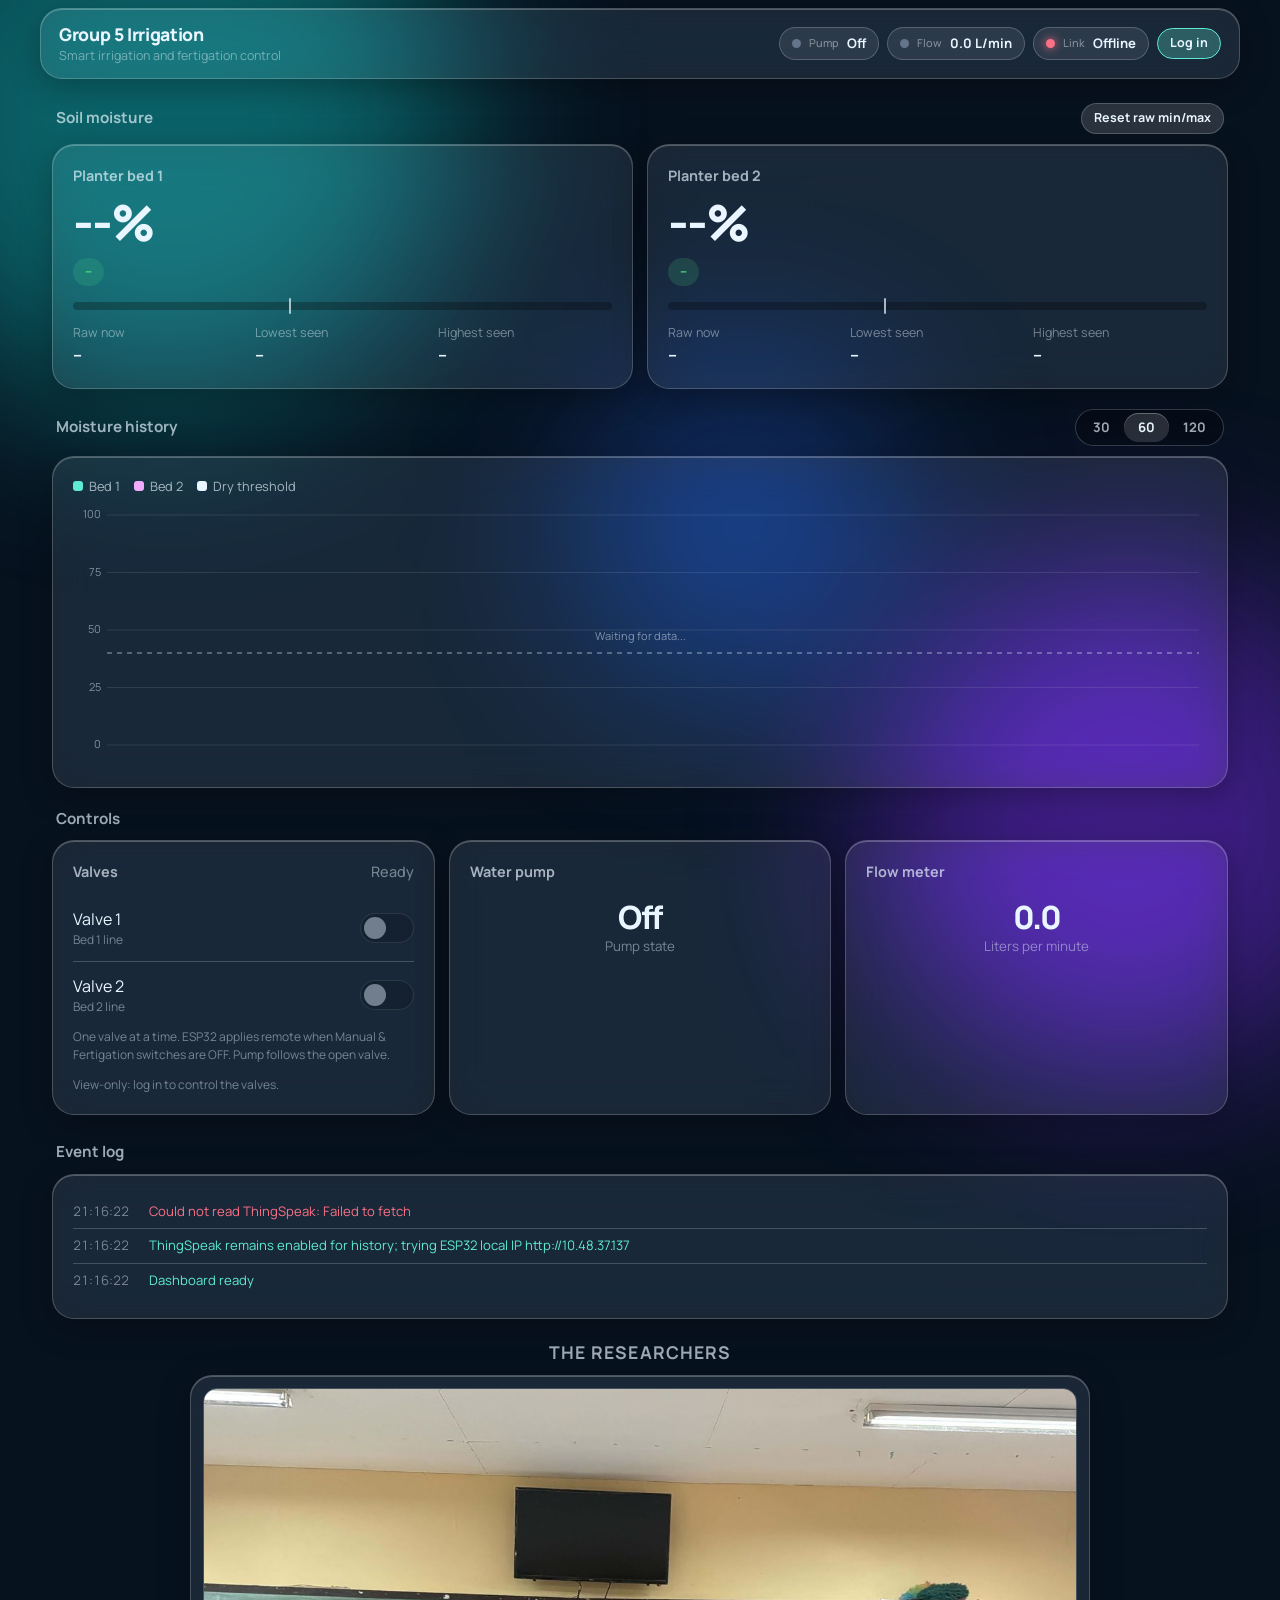
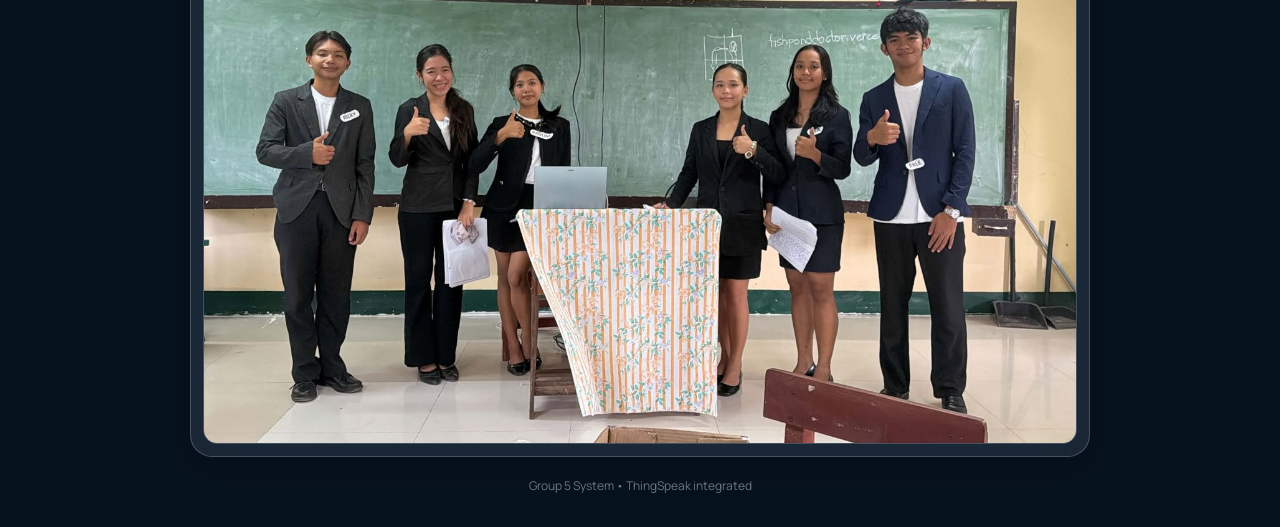
<file: attachments/index_local_toggle_single_tap-2.html>
<!DOCTYPE html>
<html lang="en">
<head>
<meta charset="UTF-8">
<meta name="viewport" content="width=device-width, initial-scale=1">
<title>Group 5 Irrigation</title>
<link rel="icon" type="image/svg+xml" href="favicon.svg" />
<link rel="preconnect" href="https://fonts.googleapis.com">
<link href="https://fonts.googleapis.com/css2?family=Manrope:wght@400;500;700;800&display=swap" rel="stylesheet">
<style>
:root{
  --ink:#eaf6ff; --dim:rgba(234,246,255,.68); --faint:rgba(234,246,255,.45);
  --glass:rgba(255,255,255,.09); --glass-2:rgba(255,255,255,.14); --edge:rgba(255,255,255,.2);
  --b1:#5eead4; --b2:#f0abfc; --ok:#4ade80; --bad:#fb7185; --warn:#fbbf24;
}
*{box-sizing:border-box;margin:0;padding:0}
body{font-family:'Manrope',system-ui,sans-serif;color:var(--ink);min-height:100vh;line-height:1.5;
  background:#07121f;overflow-x:hidden}
.blob{position:fixed;border-radius:50%;filter:blur(90px);opacity:.55;z-index:-1}
.blob.a{width:46vmax;height:46vmax;background:#0ea5a4;top:-14vmax;left:-10vmax}
.blob.b{width:40vmax;height:40vmax;background:#6d28d9;bottom:-14vmax;right:-8vmax}
.blob.c{width:26vmax;height:26vmax;background:#2563eb;top:40%;left:45%;opacity:.35}
.glass{background:var(--glass);-webkit-backdrop-filter:blur(20px) saturate(150%);backdrop-filter:blur(20px) saturate(150%);
  border:1px solid var(--edge);border-radius:22px;box-shadow:0 8px 32px rgba(0,0,0,.28),inset 0 1px 0 rgba(255,255,255,.25)}
header{position:sticky;top:max(8px,env(safe-area-inset-top));z-index:10;margin:8px auto 0;width:calc(100% - 24px);max-width:1200px;
  display:flex;flex-wrap:wrap;gap:12px 24px;align-items:center;justify-content:space-between;padding:12px 18px}
.brand h1{font-size:1.1rem;font-weight:800;letter-spacing:-.02em}
.brand p{font-size:.78rem;color:var(--faint)}
.chips{display:flex;flex-wrap:wrap;gap:8px;align-items:center}
.chip{display:flex;align-items:center;gap:8px;padding:6px 12px;border-radius:999px;background:var(--glass);border:1px solid var(--edge);font-size:.82rem;font-weight:700}
.chip small{color:var(--faint);font-weight:500}
.dot{width:9px;height:9px;border-radius:50%;background:#64748b;flex:none}
.dot.on{background:var(--ok);box-shadow:0 0 10px var(--ok)}
.dot.bad{background:var(--bad);box-shadow:0 0 10px var(--bad)}
.dot.warn{background:var(--warn);box-shadow:0 0 10px var(--warn)}
.seg{display:flex;padding:3px;border-radius:999px;background:rgba(0,0,0,.25);border:1px solid var(--edge)}
.seg button{border:0;background:none;color:var(--dim);font:inherit;font-size:.82rem;font-weight:700;padding:5px 14px;border-radius:999px;cursor:pointer}
.seg button.active{background:var(--glass-2);color:var(--ink);box-shadow:inset 0 1px 0 rgba(255,255,255,.3)}
main{max-width:1200px;margin:0 auto;padding:18px 12px calc(32px + env(safe-area-inset-bottom))}
h2{font-size:.95rem;font-weight:700;color:var(--dim);margin:6px 4px 10px;display:flex;justify-content:space-between;align-items:center;gap:8px}
.grid{display:grid;gap:14px;margin-bottom:20px}
.g2{grid-template-columns:repeat(2,1fr)}.g3{grid-template-columns:repeat(3,1fr)}
@media(max-width:860px){.g3{grid-template-columns:1fr 1fr}}
@media(max-width:620px){.g2,.g3{grid-template-columns:1fr}}
.card{padding:20px}
.top{display:flex;justify-content:space-between;align-items:center;margin-bottom:12px;font-weight:700;color:var(--dim);font-size:.9rem}
.big{font-size:3.1rem;font-weight:800;letter-spacing:-.04em;line-height:1;font-variant-numeric:tabular-nums}
.pill{display:inline-flex;align-items:center;gap:7px;margin-top:10px;padding:4px 12px;border-radius:999px;font-size:.82rem;font-weight:700}
.pill.moist{background:rgba(74,222,128,.16);color:var(--ok)}.pill.dry{background:rgba(251,113,133,.18);color:var(--bad)}
.meter{position:relative;height:8px;border-radius:99px;background:rgba(0,0,0,.28);margin:16px 0 14px}
.meter i{position:absolute;inset:0 auto 0 0;border-radius:99px;transition:width .5s}
.meter b{position:absolute;top:-4px;bottom:-4px;width:2px;background:var(--ink);opacity:.7;border-radius:2px}
.raw{display:grid;grid-template-columns:repeat(3,1fr);gap:8px;font-size:.78rem;color:var(--faint)}
.raw strong{display:block;font-size:1.05rem;color:var(--ink);font-variant-numeric:tabular-nums}
.btn{border:1px solid var(--edge);background:var(--glass-2);color:var(--ink);font:inherit;font-size:.78rem;font-weight:700;padding:5px 12px;border-radius:999px;cursor:pointer}
.btn:hover{background:rgba(255,255,255,.22)}.btn.active{background:rgba(255,255,255,.28)}
.legend{display:flex;gap:14px;font-size:.8rem;color:var(--dim);flex-wrap:wrap}
.legend span::before{content:'';display:inline-block;width:10px;height:10px;border-radius:3px;margin-right:6px;background:var(--c)}
canvas{width:100%;height:260px;display:block}
.row{display:flex;justify-content:space-between;align-items:center;padding:12px 0;border-bottom:1px solid var(--edge)}
.row:last-of-type{border:0;padding-bottom:0}.row:first-of-type{padding-top:0}
.row small{display:block;color:var(--faint);font-size:.75rem}
.sw{position:relative;width:54px;height:30px;flex:none}
.sw input{opacity:0;width:100%;height:100%;position:absolute;z-index:2;cursor:pointer;margin:0}
.sw span{position:absolute;inset:0;border-radius:99px;background:rgba(0,0,0,.3);border:1px solid var(--edge);transition:.2s}
.sw span::before{content:'';position:absolute;width:22px;height:22px;left:3px;top:3px;border-radius:50%;background:#cbd5e1;transition:.2s}
.sw input:checked+span{background:rgba(94,234,212,.4);border-color:var(--b1)}
.sw input:checked+span::before{transform:translateX(24px);background:var(--b1);box-shadow:0 0 12px var(--b1)}
.sw input:disabled{cursor:wait}.sw input:disabled+span{opacity:.5}
.sw input:focus-visible+span{outline:2px solid var(--ink);outline-offset:2px}
.state{text-align:center;padding:6px 0}.state .dot{width:16px;height:16px;margin:0 auto 10px}
.state .big{font-size:2rem}.state small{color:var(--faint)}
.note{font-size:.75rem;color:var(--faint);margin-top:12px}
.range{margin-bottom:18px}.range:last-child{margin:0}
.range div{display:flex;justify-content:space-between;font-size:.85rem;color:var(--dim);margin-bottom:6px}
.range b{color:var(--ink);font-variant-numeric:tabular-nums}
input[type=range]{-webkit-appearance:none;appearance:none;width:100%;height:6px;border-radius:9px;background:rgba(0,0,0,.3);outline:none}
input[type=range]::-webkit-slider-thumb{-webkit-appearance:none;width:20px;height:20px;border-radius:50%;background:var(--ink);border:3px solid #0ea5a4;cursor:pointer}
input[type=range]::-moz-range-thumb{width:16px;height:16px;border-radius:50%;background:var(--ink);border:3px solid #0ea5a4;cursor:pointer}
#log{max-height:250px;overflow-y:auto;font-size:.82rem}
.ev{display:flex;gap:12px;padding:7px 0;border-bottom:1px solid var(--edge);color:var(--dim)}
.ev:last-child{border:0}.ev time{color:var(--faint);min-width:64px;font-variant-numeric:tabular-nums}
.ev.i{color:var(--b1)}.ev.w{color:var(--warn)}.ev.d{color:var(--bad)}
.empty{color:var(--faint);text-align:center;padding:24px 0}
.team{max-width:900px;margin:0 auto 20px;padding:12px}
.team img{width:100%;height:auto;display:block;border-radius:14px;border:1px solid var(--edge)}
footer{text-align:center;font-size:.75rem;color:var(--faint)}
.modal{position:fixed;inset:0;z-index:50;display:flex;align-items:center;justify-content:center;padding:16px;background:rgba(3,10,20,.55);-webkit-backdrop-filter:blur(6px);backdrop-filter:blur(6px)}
.modal .box{width:100%;max-width:380px;padding:24px;position:relative;max-height:92vh;overflow-y:auto}
.modal h3{font-size:1.15rem;font-weight:800;letter-spacing:-.02em}
.modal .sub{color:var(--dim);font-size:.85rem}
.field label{display:block;font-size:.8rem;color:var(--dim);margin:12px 0 4px}
.field input{width:100%;padding:10px 14px;border-radius:12px;border:1px solid var(--edge);background:rgba(0,0,0,.25);color:var(--ink);font:inherit}
.field input:focus-visible{outline:2px solid var(--b1);outline-offset:1px}
.msg{min-height:1.4em;font-size:.82rem;margin-top:12px;color:var(--dim)}.msg.err{color:var(--bad)}
.x{position:absolute;top:12px;right:14px}
.btn.primary{background:rgba(94,234,212,.28);border-color:var(--b1)}
.btn.wide{width:100%;padding:10px;font-size:.9rem;margin-top:12px}
[hidden]{display:none!important}
@media(prefers-reduced-motion:reduce){*{transition:none!important}}
</style>
</head>
<body>
<div class="blob a"></div><div class="blob b"></div><div class="blob c"></div>

<header class="glass">
  <div class="brand"><h1>Group 5 Irrigation</h1><p>Smart irrigation and fertigation control</p></div>
  <div class="chips">
    <div class="chip"><i class="dot" id="dPump"></i><small>Pump</small><span id="sPump">Off</span></div>
    <div class="chip"><i class="dot" id="dFlow"></i><small>Flow</small><span id="sFlow">0.0 L/min</span></div>
    <div class="chip"><i class="dot" id="dLink"></i><small>Link</small><span id="sLink">Connecting</span></div>
    <div class="chip" id="whoChip" hidden><i class="dot on"></i><span id="whoName"></span></div>
    <button class="btn primary" id="authBtn">Log in</button>
  </div>
</header>

<main>
  <h2>Soil moisture <button class="btn" id="resetMM">Reset raw min/max</button></h2>
  <div class="grid g2">
    <div class="card glass">
      <div class="top"><span>Planter bed 1</span><span id="age1" style="font-weight:500;color:var(--faint)"></span></div>
      <div class="big" id="v1">--%</div><div class="pill moist" id="p1">--</div>
      <div class="meter"><i id="m1" style="background:var(--b1);width:0"></i><b class="th"></b></div>
      <div class="raw"><div>Raw now<strong id="r1">--</strong></div><div>Lowest seen<strong id="lo1">--</strong></div><div>Highest seen<strong id="hi1">--</strong></div></div>
    </div>
    <div class="card glass">
      <div class="top"><span>Planter bed 2</span><span id="age2" style="font-weight:500;color:var(--faint)"></span></div>
      <div class="big" id="v2">--%</div><div class="pill moist" id="p2">--</div>
      <div class="meter"><i id="m2" style="background:var(--b2);width:0"></i><b class="th"></b></div>
      <div class="raw"><div>Raw now<strong id="r2">--</strong></div><div>Lowest seen<strong id="lo2">--</strong></div><div>Highest seen<strong id="hi2">--</strong></div></div>
    </div>
  </div>

  <h2>Moisture history
    <span class="seg" id="rng"><button data-n="30">30</button><button data-n="60" class="active">60</button><button data-n="120">120</button></span>
  </h2>
  <div class="card glass" style="margin-bottom:20px">
    <div class="legend" style="margin-bottom:10px">
      <span style="--c:var(--b1)">Bed 1</span><span style="--c:var(--b2)">Bed 2</span><span style="--c:var(--ink)">Dry threshold</span>
    </div>
    <canvas id="chart" aria-label="Moisture history chart"></canvas>
  </div>

  <h2>Controls</h2>
  <div class="grid g3">
    <div class="card glass">
      <div class="top"><span>Valves</span><span id="ctlState" style="font-weight:500;color:var(--faint)">Ready</span></div>
      <div class="row"><div>Valve 1<small>Bed 1 line</small></div><label class="sw"><input type="checkbox" id="sv1"><span></span></label></div>
      <div class="row"><div>Valve 2<small>Bed 2 line</small></div><label class="sw"><input type="checkbox" id="sv2"><span></span></label></div>
      <p class="note" id="ctlNote"></p>
      <p class="note" id="authNote"></p>
    </div>
    <div class="card glass"><div class="top"><span>Water pump</span></div>
      <div class="state"><i class="dot" id="iPump"></i><div class="big" id="tPump">Off</div><small>Pump state</small></div></div>
    <div class="card glass"><div class="top"><span>Flow meter</span></div>
      <div class="state"><i class="dot" id="iFlow"></i><div class="big" id="tFlow">0.0</div><small>Liters per minute</small></div></div>
  </div>

  <div class="grid">
    <div>
      <h2>Event log</h2>
      <div class="card glass"><div id="log"><div class="empty">No events yet</div></div></div>
    </div>
  </div>
  <h2 style="justify-content:center;font-size:1.1rem;letter-spacing:.06em">THE RESEARCHERS</h2>
  <section class="team glass"><img alt="The researchers" src="[data-uri]"></section>
  <footer>Group 5 System &bull; ThingSpeak integrated</footer>
</main>

<div class="modal" id="authModal" hidden role="dialog" aria-modal="true" aria-labelledby="aTitle">
  <div class="box glass">
    <button class="btn x" id="aClose" aria-label="Close">Close</button>
    <h3 id="aTitle">Log in</h3>
    <p class="sub" id="aSub">Log in to control the valves.</p>
    <form id="aForm" class="field" autocomplete="off">
      <label for="aUser">Username</label><input id="aUser" autocapitalize="none" autocomplete="username">
      <label for="aPass">Password</label><input id="aPass" type="password" autocomplete="current-password">
      <button class="btn primary wide" type="submit">Log in</button>
    </form>
    <div class="msg" id="authMsg" role="status"></div>
  </div>
</div>

<script>
/* ============ CONFIG: edit these ============ */
const CFG = {
  // ESP32-S3 local server. Fast path is attempted first; if unreachable,
  // dashboard controls fall back to ThingSpeak automatically.
  // Update this address only if the ESP32's DHCP address changes.
  localBase: "http://10.48.37.137",
  preferLocalControl: true,

  // Data channel (ESP32 writes moisture + flow + pump status here)
  dataChannel: "3519558",
  dataReadKey: "ZSPP51V4CIZQBRNP",

  // Field numbers that match your current Channel Settings
  F: {
    moist1: 1,   // Bed 1 Moisture
    moist2: 2,   // Bed 2 Moisture
    flow:   3,   // Water Flow
    pump:   4    // Pump Status
  },

  // Control channel (dashboard writes commands → ESP32 reads them)
  ctlChannel: "3539805",
  ctlReadKey: "9BZMEKIL2NB4RY2S",              // Control channel Read key
  ctlWriteKey: "WV9MHEM64UOSF6L6",             // Control channel Write key
  ctlFields: {
    pump:   1,   // Pump Command
    valve1: 2,   // Valve 1 Command
    valve2: 3    // Valve 2 Command
  },

  // Accounts: default password for all is "group5". CHANGE IT: open the page, press F12,
  // run  makeHash("researcher1", "my-new-password")  and paste the result into "hash".
  users: [
    { name: "Apelo27", user: "pauline_apelo", hash: "46688d1aee99e23ffa1c0083af2055120722b34e55f6b5bc322ba50d4a1d546e" },
    { name: "Jessa Mae", user: "jm_amongo", hash: "c506b48894006edf3b50b4119c5e63c50248553b7011f58341db68f652129c1a" },
    { name: "Joylaine", user: "ellaine_dalumpines", hash: "467bad80d9bd33e6b2f5021e9916738c1849666c0ded4afaf08edc40b91071ef" },
    { name: "Navarro03", user: "lea_navarro", hash: "4b7bfd400a45a717ed8002b780e2daa2ddfacb81a62937fa11610bc2c4827a7d" },
    { name: "rengksjohn", user: "rengks_john_clavaton", hash: "6d7ff6932fec5262f78c0c2868c385148343242db132e1a6d5736ac95a4d45f1" },
    { name: "Panels", user: "panel", hash: "296d38c14dccd7b4bfd7b49411aef244ee59a4bbe1993609e247027ab80bb725" },
  ],
  idleMinutes: 5,          // auto log out after this much inactivity
  threshold: 40,           // % below this = dry
  pollMs: 10000,
  writeCooldownMs: 15000,  // ThingSpeak free tier: 1 write / 15 s
};
/* ============================================ */

const $ = id => document.getElementById(id);
const clamp = (n,a,b) => Math.min(b, Math.max(a, n));
let hist = [], rangeN = 60, pollTimer = null, lockTimer = null;
let dry = [null,null], mm = [{lo:null,hi:null},{lo:null,hi:null}], lastKey = "";

/* ---------- log ---------- */
function log(msg, t = "") {
  const box = $("log"), e = box.querySelector(".empty"); if (e) e.remove();
  const d = document.createElement("div"); d.className = "ev " + t;
  const time = new Date().toLocaleTimeString("en-GB");
  d.innerHTML = `<time>${time}</time><span>${msg}</span>`;
  box.prepend(d); while (box.children.length > 50) box.lastChild.remove();
}

/* ---------- render readings ---------- */
function setPill(i, v) {
  const isDry = v < CFG.threshold, el = $("p" + (i+1));
  el.className = "pill " + (isDry ? "dry" : "moist");
  el.innerHTML = `<i class="dot ${isDry ? "bad" : "on"}"></i>${isDry ? "Dry" : "Moist"}`;
  if (dry[i] !== null && dry[i] !== isDry) log(`Bed ${i+1} is now ${isDry ? "dry" : "moist"} (${v}%)`, isDry ? "d" : "i");
  dry[i] = isDry;
}
function showBed(i, pct, raw) {
  const n = i + 1;
  if (pct != null) { $("v"+n).textContent = pct + "%"; $("m"+n).style.width = clamp(pct,0,100) + "%"; setPill(i, pct); }
  if (raw != null) {
    $("r"+n).textContent = raw;
    const m = mm[i]; m.lo = m.lo == null ? raw : Math.min(m.lo, raw); m.hi = m.hi == null ? raw : Math.max(m.hi, raw);
    $("lo"+n).textContent = m.lo; $("hi"+n).textContent = m.hi;
  }
}
function showPump(on) {
  ["dPump","iPump"].forEach(x => $(x).classList.toggle("on", on));
  $("sPump").textContent = $("tPump").textContent = on ? "On" : "Off";
}
function showFlow(f) {
  ["dFlow","iFlow"].forEach(x => $(x).classList.toggle("on", f > 0));
  $("sFlow").textContent = f.toFixed(1) + " L/min"; $("tFlow").textContent = f.toFixed(1);
}
document.querySelectorAll(".th").forEach(t => t.style.left = CFG.threshold + "%");

/* ---------- chart ---------- */
function drawChart() {
  const c = $("chart"), r = c.getBoundingClientRect(), dpr = window.devicePixelRatio || 1;
  c.width = r.width * dpr; c.height = r.height * dpr;
  const g = c.getContext("2d"); g.scale(dpr, dpr);
  const W = r.width, H = r.height, L = 34, R = 8, T = 8, B = 22, pw = W-L-R, ph = H-T-B;
  const data = hist.slice(-rangeN), y = v => T + ph * (1 - v/100);
  g.font = "11px Manrope, sans-serif"; g.textBaseline = "middle";
  [0,25,50,75,100].forEach(v => {
    g.strokeStyle = "rgba(255,255,255,.1)"; g.beginPath(); g.moveTo(L,y(v)); g.lineTo(W-R,y(v)); g.stroke();
    g.fillStyle = "rgba(234,246,255,.5)"; g.textAlign = "right"; g.fillText(v, L-6, y(v));
  });
  g.setLineDash([5,5]); g.strokeStyle = "rgba(234,246,255,.6)"; g.beginPath();
  g.moveTo(L,y(CFG.threshold)); g.lineTo(W-R,y(CFG.threshold)); g.stroke(); g.setLineDash([]);
  if (data.length < 2) { g.fillStyle = "rgba(234,246,255,.5)"; g.textAlign = "center"; g.fillText("Waiting for data...", W/2, H/2); return; }
  const x = i => L + pw * i / (data.length - 1);
  [["b1","#5eead4"],["b2","#f0abfc"]].forEach(([k,col]) => {
    g.beginPath(); let pen = false;
    data.forEach((d,i) => { if (d[k] == null) { pen = false; return; } pen ? g.lineTo(x(i),y(d[k])) : g.moveTo(x(i),y(d[k])); pen = true; });
    g.strokeStyle = col; g.lineWidth = 2.5; g.lineJoin = "round"; g.shadowColor = col; g.shadowBlur = 8; g.stroke(); g.shadowBlur = 0;
  });
  g.fillStyle = "rgba(234,246,255,.5)"; g.textBaseline = "top"; g.textAlign = "left";
  const tm = d => new Date(d.t).toLocaleTimeString("en-GB",{hour:"2-digit",minute:"2-digit"});
  g.fillText(tm(data[0]), L, H-B+6); g.textAlign = "right"; g.fillText(tm(data[data.length-1]), W-R, H-B+6);
}
window.addEventListener("resize", drawChart);
$("rng").addEventListener("click", e => {
  const b = e.target.closest("button"); if (!b) return;
  rangeN = +b.dataset.n; [...$("rng").children].forEach(x => x.classList.toggle("active", x === b));
  loadLive(true);
});

/* ---------- live mode: ThingSpeak read ---------- */
const num = v => (v === null || v === undefined || v === "" || isNaN(Number(v))) ? null : Number(v);
async function loadLive(fullReload) {
  const n = fullReload ? Math.max(rangeN, 60) : 1;
  const url = `https://api.thingspeak.com/channels/${CFG.dataChannel}/feeds.json?api_key=${CFG.dataReadKey}&results=${fullReload ? 200 : 1}`;
  try {
    const res = await fetch(url); if (!res.ok) throw new Error("HTTP " + res.status);
    const js = await res.json(), F = CFG.F, feeds = js.feeds || [];
    if (fullReload) hist = feeds.map(f => ({t: new Date(f.created_at).getTime(), b1: num(f["field"+F.moist1]), b2: num(f["field"+F.moist2])}));
    const f = feeds[feeds.length - 1]; if (!f) { log("No data in channel yet", "w"); return; }
    const b1 = num(f["field"+F.moist1]), b2 = num(f["field"+F.moist2]);
    showBed(0, b1, null); showBed(1, b2, null);  // raw values no longer sent
    const flow = num(f["field"+F.flow]), pump = num(f["field"+F.pump]);
    if (flow != null) showFlow(flow);
    if (pump != null) showPump(pump > 0); else if (flow != null) showPump(flow > 0);
    const age = Math.round((Date.now() - new Date(f.created_at)) / 1000);
    ["age1","age2"].forEach(id => $(id).textContent = age < 90 ? `${age}s ago` : `${Math.round(age/60)} min ago`);
    const stale = age > 120; $("dLink").className = "dot " + (stale ? "warn" : "on"); $("sLink").textContent = stale ? "Stale" : "Live";
    const key = f.entry_id + ""; 
    if (!fullReload && key !== lastKey) { hist.push({t: new Date(f.created_at).getTime(), b1, b2}); log(`Live update: Bed 1 ${b1}% | Bed 2 ${b2}%`, "i"); }
    lastKey = key; drawChart();
    if (CFG.ctlChannel) syncValves();
  } catch (e) {
    $("dLink").className = "dot bad"; $("sLink").textContent = "Offline";
    log("Could not read ThingSpeak: " + e.message, "d");
  }
}
async function syncLocalStatus() {
  try {
    const controller = new AbortController();
    const timeoutId = setTimeout(() => controller.abort(), 1800);
    let res;
    try {
      res = await fetch(`${CFG.localBase}/status`, { cache: "no-store", signal: controller.signal });
    } finally {
      clearTimeout(timeoutId);
    }
    if (!res.ok) throw new Error("HTTP " + res.status);
    const j = await res.json();
    if (j.bed1 >= 0) showBed(0, num(j.bed1), null);
    if (j.bed2 >= 0) showBed(1, num(j.bed2), null);
    if (j.flow != null) showFlow(num(j.flow));
    showPump(Number(j.pump) === 1);
    if (!lockTimer && Date.now() >= localUiHoldUntil) {
      $("sv1").checked = Number(j.v1) === 1;
      $("sv2").checked = Number(j.v2) === 1;
      prev = [$("sv1").checked, $("sv2").checked];
    }
    $("dLink").className = "dot on";
    $("sLink").textContent = "ESP32 Local";
    if (j.fault) $("ctlState").textContent = "FLOW FAULT — pump stopped";
    else $("ctlState").textContent = "Direct local control";
    return true;
  } catch (e) {
    // The Vercel HTTPS page may be blocked from calling an HTTP local IP by the browser.
    return false;
  }
}

async function syncValves() {
  if (CFG.preferLocalControl) {
    const ok = await syncLocalStatus();
    // In local-preferred mode, never let stale ThingSpeak values flip the UI back.
    if (ok || Date.now() < localUiHoldUntil) return;
    return; // ThingSpeak remains for charts/history and command fallback, not switch-state sync.
  }
  if (lockTimer) return; // don't overwrite a pending command
  try {
    const k = CFG.ctlReadKey ? `?api_key=${CFG.ctlReadKey}` : "";
    const f = await (await fetch(`https://api.thingspeak.com/channels/${CFG.ctlChannel}/feeds/last.json${k}`)).json();
    $("sv1").checked = num(f["field"+CFG.ctlFields.valve1]) === 1;
    $("sv2").checked = num(f["field"+CFG.ctlFields.valve2]) === 1;
  } catch (e) { /* keep current switch state */ }
}

/* ---------- live mode: valve commands ---------- */
/* Matches ESP32 v2:
   - Only ONE valve open at a time (low pressure)
   - Pump follows valves (ESP32 starts pump only while a valve is open)
   - No forced 15 s UI lock; ThingSpeak still allows 1 write / 15 s
   - Manual / Fertigation switches on the panel override remote */
let prev = [false, false];
let lastWriteAt = 0;
let localUiHoldUntil = 0; // prevent stale status polls from undoing a fresh tap
async function onValve(which) {
  if (!authUser) { $("sv"+which).checked = prev[which-1]; openAuth("login"); return; }
  if (!CFG.ctlChannel || !CFG.ctlWriteKey) {
    log("Valve control needs ctlChannel and ctlWriteKey in CFG", "w");
    $("sv"+which).checked = prev[which-1]; return;
  }

  // One valve at a time (same as ESP32 ALLOW_BOTH_VALVES = false)
  if (which === 1 && $("sv1").checked) $("sv2").checked = false;
  if (which === 2 && $("sv2").checked) $("sv1").checked = false;

  const a = $("sv1").checked, b = $("sv2").checked;
  const pump = a || b ? 1 : 0;

  // Keep the requested toggle state visible while ESP32 applies the command.
  prev = [a, b];
  localUiHoldUntil = Date.now() + 2500;

  // Keep toggles responsive while network requests are pending.
  // Previously they were disabled until fetch completed, making OFF feel stuck.
  lockControls(false);
  $("ctlState").textContent = "Sending command…";

  try {
    // Preferred: send directly to the ESP32 local server for near-immediate control.
    if (CFG.preferLocalControl) {
      const localUrl = `${CFG.localBase}/cmd?v1=${a ? 1 : 0}&v2=${b ? 1 : 0}`;
      try {
        const controller = new AbortController();
        const timeoutId = setTimeout(() => controller.abort(), 1800);
        let res;
        try {
          res = await fetch(localUrl, { cache: "no-store", signal: controller.signal });
        } finally {
          clearTimeout(timeoutId);
        }
        if (!res.ok) throw new Error("HTTP " + res.status);
        const reply = await res.json();
        if (!reply.ok) throw new Error(reply.reason || "ESP32 rejected the command");
        prev = [a, b];
        log(!a && !b
          ? "Local STOP sent. Physical Manual/Fertigation switches still have priority."
          : `Local command sent: Valve ${a ? "1" : "2"} ${a || b ? "ON" : "OFF"}. ESP32 safety logic remains active.`,
          "i");
        $("ctlState").textContent = "Sent to ESP32";
        await syncLocalStatus();
        return;
      } catch (localError) {
        log("Local IP unavailable from this page/browser: " + localError.message, "w");
        log("Trying ThingSpeak fallback. Physical OFF may wait until the ESP32's next poll (about 15 seconds).", "i");
      }
    }

    // Fallback: ThingSpeak control (ESP32 polls this channel every ~15 s).
    const url = `https://api.thingspeak.com/update?api_key=${CFG.ctlWriteKey}`
      + `&field${CFG.ctlFields.pump}=${pump}`
      + `&field${CFG.ctlFields.valve1}=${a ? 1 : 0}`
      + `&field${CFG.ctlFields.valve2}=${b ? 1 : 0}`;
    const id = await (await fetch(url)).text();
    if (id.trim() === "0") {
      log("ThingSpeak rate limit (1 write / 15 s). Try again in a few seconds.", "w");
      $("ctlState").textContent = "Rate limited – retry soon";
    } else {
      prev = [a, b];
      lastWriteAt = Date.now();
      if (!a && !b) log("Remote STOP sent through ThingSpeak (both valves closed).", "i");
      else log(`ThingSpeak command queued: Valve ${a ? "1" : "2"} OPEN. ESP32 applies it on its next poll (~15 s).`, "i");
      $("ctlState").textContent = "Queued via ThingSpeak";
    }
  } catch (e) {
    $("sv1").checked = prev[0];
    $("sv2").checked = prev[1];
    log("Valve command failed: " + e.message, "d");
    $("ctlState").textContent = "Error";
  }

  // Keep the controls enabled; network delay must not freeze the toggles.
  lockControls(false);
}
function lockControls(on) { $("sv1").disabled = $("sv2").disabled = on || !authUser; }
$("sv1").addEventListener("change", () => onValve(1));
$("sv2").addEventListener("change", () => onValve(2));

/* ---------- start ---------- */
function startLive() {
  dry = [null,null]; mm = [{lo:null,hi:null},{lo:null,hi:null}];
  $("dLink").className = "dot warn"; $("sLink").textContent = "Connecting";
  $("ctlNote").textContent = CFG.ctlChannel && CFG.ctlWriteKey
    ? "One valve at a time. ESP32 applies remote when Manual & Fertigation switches are OFF. Pump follows the open valve."
    : "Add ctlChannel and ctlWriteKey in CFG to enable valve control.";
  lockControls(false); showPump(false); showFlow(0);
  log("ThingSpeak remains enabled for history; trying ESP32 local IP " + CFG.localBase, "i");
  loadLive(true);
  syncLocalStatus();
  pollTimer = setInterval(() => {
    loadLive(false);
    if (CFG.preferLocalControl) syncLocalStatus();
  }, CFG.pollMs);
}
$("resetMM").onclick = () => { mm = [{lo:null,hi:null},{lo:null,hi:null}]; ["lo1","hi1","lo2","hi2"].forEach(i => $(i).textContent = "--"); log("Raw min/max reset", "i"); };

/* ---------- login ---------- */
let authUser = null, idleT = null;
const sleep = ms => new Promise(r => setTimeout(r, ms));
async function sha(t) { const b = await crypto.subtle.digest("SHA-256", new TextEncoder().encode(t)); return [...new Uint8Array(b)].map(x => x.toString(16).padStart(2,"0")).join(""); }
window.makeHash = async (u, p) => { const h = await sha(`g5:${u.toLowerCase()}:${p}`); console.log(h); return h; };
const msg = (t, err) => { $("authMsg").textContent = t; $("authMsg").className = "msg" + (err ? " err" : ""); };
const modalOpen = () => !$("authModal").hidden;

function applyAuth() {
  const on = !!authUser;
  $("authBtn").textContent = on ? "Log out" : "Log in"; $("authBtn").classList.toggle("primary", !on);
  $("whoChip").hidden = !on; $("whoName").textContent = on ? authUser.name : "";
  $("authNote").textContent = on ? "" : "View-only: log in to control the valves.";
  lockControls(!!lockTimer); bumpIdle();
}
function bumpIdle() {
  clearTimeout(idleT);
  if (authUser) idleT = setTimeout(() => signOut(`Logged out after ${CFG.idleMinutes} min of inactivity`), CFG.idleMinutes * 60000);
}
["pointerdown","keydown"].forEach(ev => window.addEventListener(ev, () => authUser && bumpIdle()));
function signIn(acc, how) {
  authUser = acc; try { sessionStorage.setItem("g5user", acc.user); } catch (e) {}
  closeAuth(); applyAuth(); log(`${acc.name} logged in (${how})`, "i");
}
function signOut(why) {
  authUser = null; try { sessionStorage.removeItem("g5user"); } catch (e) {}
  applyAuth(); log(why || "Logged out", "w");
}

function openAuth() {
  $("aTitle").textContent = "Log in"; $("aSub").textContent = "Log in to control the valves.";
  msg(""); $("authModal").hidden = false; $("aUser").focus();
}
function closeAuth() { $("authModal").hidden = true; $("aPass").value = ""; msg(""); }
$("aClose").onclick = closeAuth;
window.addEventListener("keydown", e => { if (e.key === "Escape" && modalOpen()) closeAuth(); });
$("authBtn").onclick = () => authUser ? signOut() : openAuth("login");

$("aForm").addEventListener("submit", async e => {
  e.preventDefault();
  const u = $("aUser").value.trim().toLowerCase(), acc = CFG.users.find(x => x.user === u);
  const ok = acc && acc.hash === await sha(`g5:${u}:${$("aPass").value}`);
  if (!ok) { msg("Wrong username or password.", true); log(`Failed login attempt${u ? " for " + u.replace(/[<>&]/g,"") : ""}`, "d"); return; }
  signIn(acc, "password");
});

try { const saved = sessionStorage.getItem("g5user"); authUser = CFG.users.find(u => u.user === saved) || null; } catch (e) {}
applyAuth();

log("Dashboard ready", "i"); startLive();
</script>
</body>
</html>
</file>
